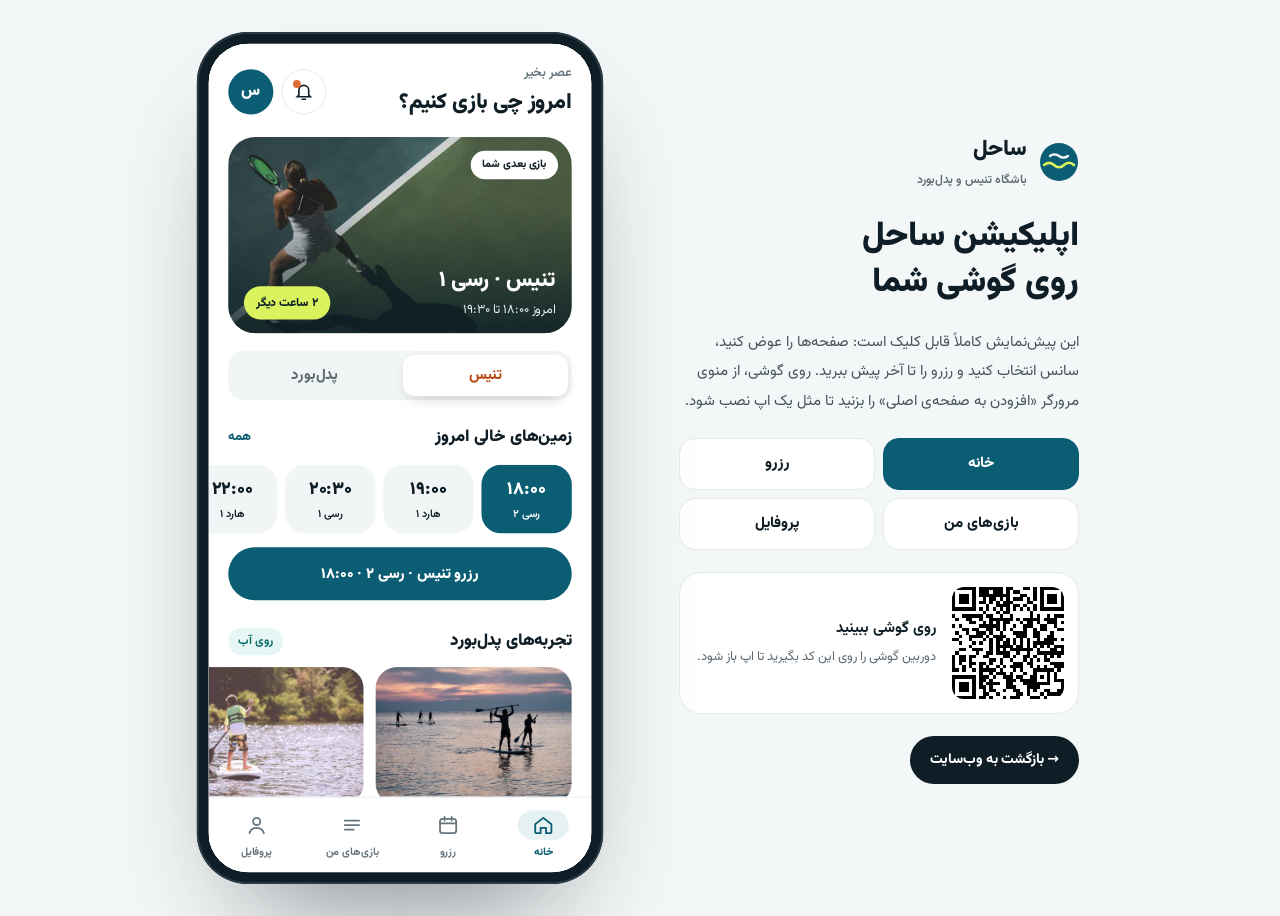
<file: app/index.html>
<!doctype html>
<html lang="fa" dir="rtl">
<head>
<meta charset="utf-8">
<meta name="viewport" content="width=device-width, initial-scale=1">
<title>اپلیکیشن ساحل — نسخه‌ی موبایل</title>
<meta name="description" content="پیش‌نمایش اپلیکیشن موبایل باشگاه تنیس و پدل‌بورد ساحل">
<meta name="theme-color" content="#0B5D74">
<link rel="manifest" href="manifest.webmanifest">
<link rel="icon" type="image/png" sizes="192x192" href="../assets/icons/icon-192.png">
<link rel="apple-touch-icon" href="../assets/icons/apple-touch-icon.png">
<link rel="stylesheet" href="../assets/css/base.css?v=3">
<script>
  // On a phone, skip the showcase and open the real app screen
  if (Math.min(window.innerWidth, screen.width) < 760) location.replace('home.html');
</script>
<style>
  :root { --brand: #0B5D74; --ink: #0F1E26; --muted: #5B6A73; --line: #E3E9EC; --teal: #12A4A0; }
  * { box-sizing: border-box; }
  body { margin: 0; min-height: 100vh; background: #F4F7F7; color: var(--ink); font-family: 'Vazirmatn', system-ui, sans-serif; }
  .wrap { min-height: 100vh; display: grid; grid-template-columns: minmax(300px, 400px) auto; justify-content: center; align-items: center; gap: 72px; padding: 32px; }
  .side { display: flex; flex-direction: column; gap: 22px; }
  .brand { display: flex; align-items: center; gap: 12px; text-decoration: none; color: var(--ink); }
  .brand b { font-size: 22px; font-weight: 900; display: block; }
  .brand small { font-size: 12px; color: var(--muted); font-weight: 600; }
  h1 { margin: 0; font-size: 34px; font-weight: 900; line-height: 1.35; }
  p { margin: 0; font-size: 15px; line-height: 1.95; color: #44535C; }
  .screens { display: grid; grid-template-columns: repeat(2, minmax(0, 1fr)); gap: 8px; }
  .screens button { height: 52px; border-radius: 16px; border: 1px solid var(--line); background: #fff; font-family: inherit; font-size: 15px; font-weight: 800; color: var(--ink); cursor: pointer; transition: background-color .15s ease, color .15s ease, border-color .15s ease; }
  .screens button:hover { border-color: #B9C6CC; }
  .screens button[aria-pressed="true"] { background: var(--brand); border-color: var(--brand); color: #fff; }
  .qr { display: flex; gap: 16px; align-items: center; background: #fff; border: 1px solid var(--line); border-radius: 22px; padding: 14px; }
  .qr-box { flex: 0 0 auto; width: 112px; height: 112px; border-radius: 12px; overflow: hidden; background: #fff; display: flex; align-items: center; justify-content: center; }
  .qr-box img { width: 100%; height: 100%; image-rendering: pixelated; }
  .qr b { font-size: 15px; display: block; margin-bottom: 4px; }
  .qr span { font-size: 13px; color: var(--muted); line-height: 1.8; }
  .back { align-self: flex-start; display: inline-flex; align-items: center; gap: 8px; height: 48px; padding: 0 20px; border-radius: 999px; background: var(--ink); color: #fff; text-decoration: none; font-size: 14px; font-weight: 800; }
  .stage { position: relative; }
  .phone { position: relative; width: 414px; height: 868px; padding: 12px; border-radius: 52px; background: #0F1E26; box-shadow: 0 60px 120px -50px rgba(15, 30, 38, .55), inset 0 0 0 2px #2A3A44; transform-origin: top center; }
  .phone iframe { display: block; width: 390px; height: 844px; border: 0; border-radius: 40px; background: #fff; }
  :focus-visible { outline: 3px solid var(--teal); outline-offset: 2px; }
  @media (max-width: 1000px) { .wrap { grid-template-columns: auto; gap: 32px; } .side { max-width: 414px; } }
</style>
</head>
<body>
<main class="wrap">
  <section class="side" aria-label="معرفی اپلیکیشن">
    <a class="brand" href="../">
      <svg width="40" height="40" viewBox="0 0 40 40" fill="none" aria-hidden="true"><circle cx="20" cy="20" r="19" fill="#0B5D74"></circle><path d="M5 23c4-3 7-3 10 0s7 3 10 0 7-3 10 0" stroke="#D9F25E" stroke-width="2.6" stroke-linecap="round"></path><path d="M11 14c3-2.2 6-2.2 9 0s6 2.2 9 0" stroke="#FFFFFF" stroke-width="2.2" stroke-linecap="round"></path></svg>
      <span><b>ساحل</b><small>باشگاه تنیس و پدل‌بورد</small></span>
    </a>
    <h1>اپلیکیشن ساحل<br>روی گوشی شما</h1>
    <p>این پیش‌نمایش کاملاً قابل کلیک است: صفحه‌ها را عوض کنید، سانس انتخاب کنید و رزرو را تا آخر پیش ببرید. روی گوشی، از منوی مرورگر «افزودن به صفحه‌ی اصلی» را بزنید تا مثل یک اپ نصب شود.</p>
    <div class="screens" role="group" aria-label="صفحه‌های اپ">
      <button type="button" data-src="home.html">خانه</button>
      <button type="button" data-src="booking.html">رزرو</button>
      <button type="button" data-src="games.html">بازی‌های من</button>
      <button type="button" data-src="profile.html">پروفایل</button>
    </div>
    <div class="qr">
      <div class="qr-box" id="qr" role="img" aria-label="کد QR برای باز کردن اپ روی گوشی"></div>
      <div><b>روی گوشی ببینید</b><span>دوربین گوشی را روی این کد بگیرید تا اپ باز شود.</span></div>
    </div>
    <a class="back" href="../">→ بازگشت به وب‌سایت</a>
  </section>
  <section class="stage" aria-label="پیش‌نمایش گوشی">
    <div class="phone" id="phone"><iframe id="screen" title="پیش‌نمایش اپلیکیشن ساحل" src="home.html"></iframe></div>
  </section>
</main>
<script src="../assets/js/qrcode.js"></script>
<script>
(function () {
  var frame = document.getElementById('screen');
  var buttons = Array.prototype.slice.call(document.querySelectorAll('.screens button'));
  function mark(name) {
    buttons.forEach(function (b) { b.setAttribute('aria-pressed', b.getAttribute('data-src') === name ? 'true' : 'false'); });
  }
  buttons.forEach(function (b) {
    b.addEventListener('click', function () { frame.src = b.getAttribute('data-src'); mark(b.getAttribute('data-src')); });
  });
  frame.addEventListener('load', function () {
    try { mark(frame.contentWindow.location.pathname.split('/').pop() || 'home.html'); } catch (e) {}
  });
  mark('home.html');

  // Scale the phone to fit the window height
  var phone = document.getElementById('phone');
  function fit() {
    var s = Math.min(1, (window.innerHeight - 48) / 868);
    phone.style.transform = 'scale(' + s + ')';
    phone.parentElement.style.height = Math.round(868 * s) + 'px';
    phone.parentElement.style.width = Math.round(414 * s) + 'px';
  }
  window.addEventListener('resize', fit);
  fit();

  // QR code pointing at the app's first screen
  try {
    var url = new URL('home.html', location.href).href;
    var qr = qrcode(0, 'M');
    qr.addData(url);
    qr.make();
    document.getElementById('qr').innerHTML = qr.createImgTag(4, 0, 'QR');
  } catch (e) {}

  if ('serviceWorker' in navigator) {
    window.addEventListener('load', function () { navigator.serviceWorker.register('sw.js').catch(function () {}); });
  }
})();
</script>
</body>
</html>
</file>
<file: assets/css/base.css>
@font-face {
  font-family: 'Vazirmatn';
  src: url('../fonts/vazirmatn-var.woff2') format('woff2-variations'),
       url('../fonts/vazirmatn-var.woff2') format('woff2');
  font-weight: 100 900;
  font-style: normal;
  font-display: swap;
}

html { -webkit-text-size-adjust: 100%; }
body { margin: 0; }
img { max-width: 100%; }

/* Lazy photos fade in once decoded; the tinted boxes behind them act as placeholders */
html img[data-src] { transition: opacity .35s ease, transform .8s cubic-bezier(.2, .7, .2, 1); }
html img[data-src]:not([data-lz="done"]) { opacity: 0; }
@media (prefers-reduced-motion: reduce) { html img[data-src] { transition: none; } }

/* Website hero on phones: paddle-board photo full width, tennis photos below */
@media (max-width: 600px) {
  .s-hero-media { grid-template-columns: repeat(2, minmax(0, 1fr)) !important; grid-template-rows: 300px 190px !important; height: auto !important; }
  .s-hero-media > :first-child { grid-column: span 2 !important; grid-row: span 1 !important; }
}

/* App screens opened directly on a desktop browser: center the phone */
body.app-body { background: #EEF3F4; }
@media (min-width: 561px) {
  body.app-body { display: flex; justify-content: center; align-items: flex-start; padding: 24px 0; min-height: 100vh; box-sizing: border-box; }
  body.app-body .app-root { border-radius: 36px; box-shadow: 0 40px 90px -40px rgba(15, 30, 38, 0.45); }
}

/* On a real phone (or inside the 390px viewer frame) the app fills the screen */
@media (max-width: 560px) {
  body.app-body { background: #FFFFFF; }
  .app-root { width: 100% !important; height: 100vh !important; height: 100dvh !important; }
  .app-root nav[aria-label="منوی پایین"] { padding-bottom: env(safe-area-inset-bottom); }
}
</file>
